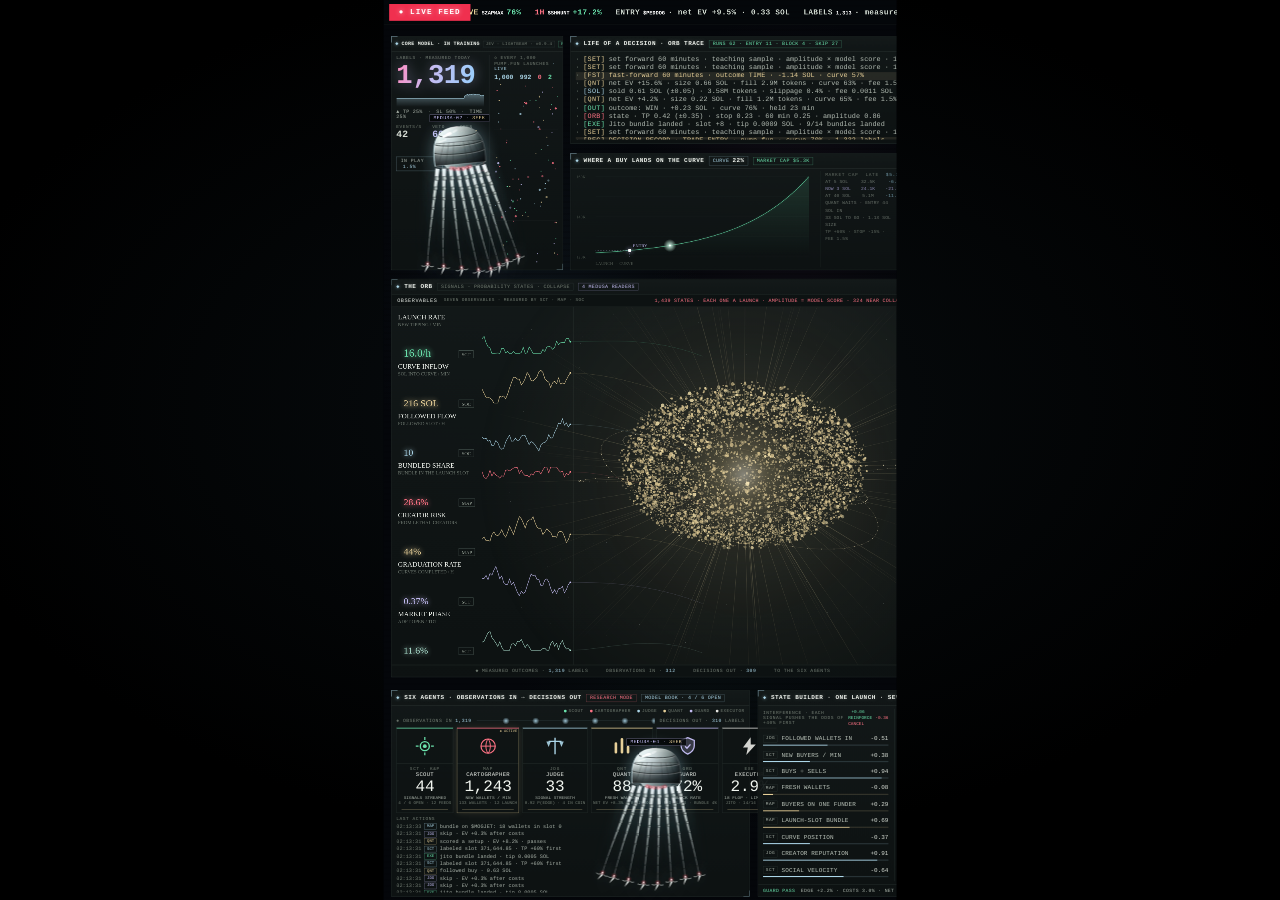
<file: index.html>
<!DOCTYPE html>
<html lang="zh-CN">
<head>
<meta charset="UTF-8">
<meta name="viewport" content="width=device-width,initial-scale=1">
<title>LIVE FEED · MEDUSA QUANT TERMINAL</title>
<link rel="stylesheet" href="assets/css/screen.css">
</head>
<body>

<div id="viewport">
<div id="stage">

  <!-- ================= 顶部 LIVE FEED 跑马灯 ================= -->
  <div id="ticker">
    <span class="tk-live">● LIVE FEED</span>
    <div class="tk-mask"><div class="tk-track" id="tkTrack"></div></div>
  </div>

  <!-- ================= 主栅格 ================= -->
  <main id="dash">

    <!-- ---------- 左上 CORE MODEL ---------- -->
    <section class="pn" id="pnCore" style="grid-area:core">
      <header class="pn-hd"><i>◆</i><b>CORE MODEL · IN TRAINING</b>
        <span class="tag">JEV · LIGHTBEAM · v0.9.4</span>
        <span class="tag g">RESEARCH</span>
      </header>
      <div class="pn-bd core-bd">
        <div class="core-l">
          <div class="micro">LABELS · MEASURED TODAY</div>
          <div class="big-num" id="trainNum">1,318</div>
          <canvas class="wave" id="waveCv"></canvas>
          <div class="core-mix">▲ TP 25% <em>·</em> SL 50% <em>·</em> TIME 25%</div>
          <div class="core-duo">
            <div><small>EVENTS/S</small><b id="cEvents">42</b></div>
            <div><small>VETO</small><b class="pu" id="cVeto">72%</b></div>
            <div><small>OPEN</small><b class="gd" id="cOpen">2 / 6</b></div>
          </div>
          <div class="core-chips">
            <span class="cc a">IN PLAY <b id="cInPlay">1.6%</b></span>
            <span class="cc r">LIMIT <b id="cLimit">15%</b></span>
          </div>
        </div>
        <div class="core-r">
          <div class="micro">◇ EVERY 1,000 PUMP.FUN LAUNCHES <em>· LIVE</em></div>
          <div class="scat-nums"><b>1,000</b><b>992</b><b class="rd">0</b><b class="gn">2</b></div>
          <canvas id="scatCv"></canvas>
        </div>
      </div>
    </section>

    <!-- ---------- 中上 LIFE OF A DECISION ---------- -->
    <section class="pn" id="pnLife" style="grid-area:life">
      <header class="pn-hd"><i>◆</i><b>LIFE OF A DECISION · ORB TRACE</b>
        <span class="tag g" id="lifeHead">RUNS 49 · ENTRY 10 · BLOCK 4 · SKIP 27</span>
      </header>
      <div class="pn-bd"><div class="life-log" id="lifeLog"></div></div>
    </section>

    <!-- ---------- 右上 ENTANGLEMENT MAP ---------- -->
    <section class="pn" id="pnEnt" style="grid-area:ent">
      <header class="pn-hd"><i>◆</i><b>ENTANGLEMENT MAP</b>
        <span class="tag" id="entStats">12 LAUNCHES · 133 WALLETS · 12 ENTANGLED</span>
        <span class="tag r">● MAP</span>
      </header>
      <div class="pn-bd ent-bd"><canvas id="entCv"></canvas></div>
      <div class="pn-ft legend">
        <span><i style="background:#fff"></i>LAUNCH</span>
        <span><i style="background:#ff7385"></i>WALLET</span>
        <span><i style="background:#acd6e8"></i>ASSET</span>
        <span><i style="background:#c3bcf2;border-radius:0"></i>ENTANGLE</span>
        <span><i style="background:#e6cf98"></i>CREATOR</span>
      </div>
    </section>

    <!-- ---------- 中 WHERE A BUY LANDS ON THE CURVE ---------- -->
    <section class="pn" id="pnCurve" style="grid-area:curve">
      <header class="pn-hd"><i>◆</i><b>WHERE A BUY LANDS ON THE CURVE</b>
        <span class="tag a">CURVE <b id="curvePct">11%</b></span>
        <span class="tag g" id="curveMc">MARKET CAP $5.2K</span>
      </header>
      <div class="pn-bd curve-bd">
        <canvas id="curveCv"></canvas>
        <div class="curve-tbl" id="curveTbl"></div>
      </div>
    </section>

    <!-- ---------- 中央 THE ORB ---------- -->
    <section class="pn" id="pnOrb" style="grid-area:orb">
      <header class="pn-hd"><i>◆</i><b>THE ORB</b>
        <span class="tag">SIGNALS · PROBABILITY STATES · COLLAPSE</span>
        <span class="tag b" id="orbMed">4 MEDUSA READERS</span>
      </header>
      <div class="orb-sub">
        <b>OBSERVABLES</b>
        <span class="os-micro">SEVEN OBSERVABLES · MEASURED BY SCT · MAP · SOC</span>
        <span class="os-red"><b id="orbStates">1,400 STATES</b> · EACH ONE A LAUNCH · AMPLITUDE = MODEL SCORE · <b id="orbCollapse">300 NEAR COLLAPSE</b></span>
      </div>
      <canvas id="orbCv"></canvas>
      <div class="orb-foot">
        <span>◆ MEASURED OUTCOMES · <b id="orbLabels">1,318</b> LABELS</span>
        <span>OBSERVATIONS IN · <b id="orbObs">312</b></span>
        <span>DECISIONS OUT · <b id="orbOut">309</b></span>
        <span>TO THE SIX AGENTS</span>
      </div>
    </section>

    <!-- ---------- 右侧 DECISION STACK ---------- -->
    <section class="pn" id="pnStack" style="grid-area:stack">
      <header class="pn-hd"><i>◆</i><b>DECISION STACK</b>
        <span class="tag r" id="stackHead">ENTRY 3 · SKIP 42 · BLOCK 9</span>
        <span class="tag g">LIVE</span>
      </header>
      <div class="pn-bd"><div class="stack-list" id="stackList"></div></div>
    </section>

    <!-- ---------- 左下 SIX AGENTS ---------- -->
    <section class="pn" id="pnAgents" style="grid-area:agents">
      <header class="pn-hd"><i>◆</i><b>SIX AGENTS · OBSERVATIONS IN → DECISIONS OUT</b>
        <span class="tag r">RESEARCH MODE</span>
        <span class="tag a" id="bookTag">MODEL BOOK · 2 / 6 OPEN</span>
      </header>
      <div class="pn-bd agents-bd">
        <div class="agents-legend">
          <span><i style="background:#6be3ad"></i>SCOUT</span>
          <span><i style="background:#ff7385"></i>CARTOGRAPHER</span>
          <span><i style="background:#acd6e8"></i>JUDGE</span>
          <span><i style="background:#e6cf98"></i>QUANT</span>
          <span><i style="background:#c3bcf2"></i>GUARD</span>
          <span><i style="background:#e4e4e0"></i>EXECUTOR</span>
        </div>
        <div class="agents-tree">
          <span class="at-l">◈ OBSERVATIONS IN <b id="treeIn">1,318</b></span>
          <span class="at-line"><canvas id="treeCv"></canvas></span>
          <span class="at-r">DECISIONS OUT · <b id="treeOut">309</b> LABELS</span>
        </div>
        <div class="agents-row" id="agentsRow"></div>
        <div class="agents-foot">
          <span class="micro">LAST ACTIONS</span>
          <div class="act-log" id="actLog"></div>
        </div>
      </div>
    </section>

    <!-- ---------- 右下 STATE BUILDER ---------- -->
    <section class="pn" id="pnState" style="grid-area:state">
      <header class="pn-hd"><i>◆</i><b>STATE BUILDER · ONE LAUNCH · SEVEN SIGNALS · THREE OUTCOMES</b>
        <span class="tag g" id="stateMode">LIQUID RUSHER</span>
      </header>
      <div class="pn-bd state-bd">
        <div class="state-l">
          <div class="sb-cap">
            <span class="micro">INTERFERENCE · EACH SIGNAL PUSHES THE ODDS OF +40% FIRST</span>
            <span class="sb-io"><b class="g" id="ioPlus">+0.12 REINFORCE</b><b class="r" id="ioMinus">-0.33 CANCEL</b></span>
          </div>
          <div class="if-rows" id="ifRows"></div>
        </div>
        <div class="state-m">
          <div class="tri-cap"><span>STATE · SUMS TO 1</span><span class="r">P(TP) · <b id="pTp">0.33</b></span></div>
          <canvas id="triCv"></canvas>
          <div class="tri-x"><span>SL</span><span>TIME</span><span>TP</span></div>
        </div>
        <div class="state-r">
          <div class="out-row"><span>TP · +40% FIRST</span><div class="ubar"><i id="mTp"></i></div><b id="mTpV">0.33</b></div>
          <div class="out-row"><span>TIME · WITHIN 60 MIN</span><div class="ubar y"><i id="mTm"></i></div><b id="mTmV">0.39</b></div>
          <div class="out-row"><span>SL · -38% FIRST</span><div class="ubar"><i id="mSl"></i></div><b id="mSlV">0.42</b></div>
          <div class="meas">
            <div class="meas-hd micro">MEASURED · LAST 70</div>
            <div class="meas-row"><span>TP · +60% FIRST</span><b id="qTp">34 · 0.44</b></div>
            <div class="meas-row y"><span>TIME · NEITHER</span><b id="qTm">13 · 0.19</b></div>
            <div class="meas-row"><span>SL · -30% FIRST</span><b id="qSl">23 · 0.33</b></div>
          </div>
          <div class="sb-note micro">AMPLITUDE × MODEL SCORE · 1DG <em>1.3B</em> CANDLES</div>
        </div>
      </div>
      <div class="pn-ft" id="stateFt">
        <span class="g" id="guardTag">GUARD SCAN</span>
        <span id="guardBody">EDGE -0.0% · COSTS 3.0% · NET EV 12.8%</span>
        <span class="skip-chip">SKIP · EV BELOW +3%</span>
      </div>
    </section>

  </main>

  <!-- ================= MEDUSA 层 ================= -->
  <canvas id="medusaLayer"></canvas>
  <div id="medusaChips"></div>

</div>
</div>

<script src="assets/js/app.js"></script>
<script src="assets/js/panels.js"></script>
<script src="assets/js/orb.js"></script>
<script src="assets/js/medusa.js"></script>
</body>
</html>
</file>
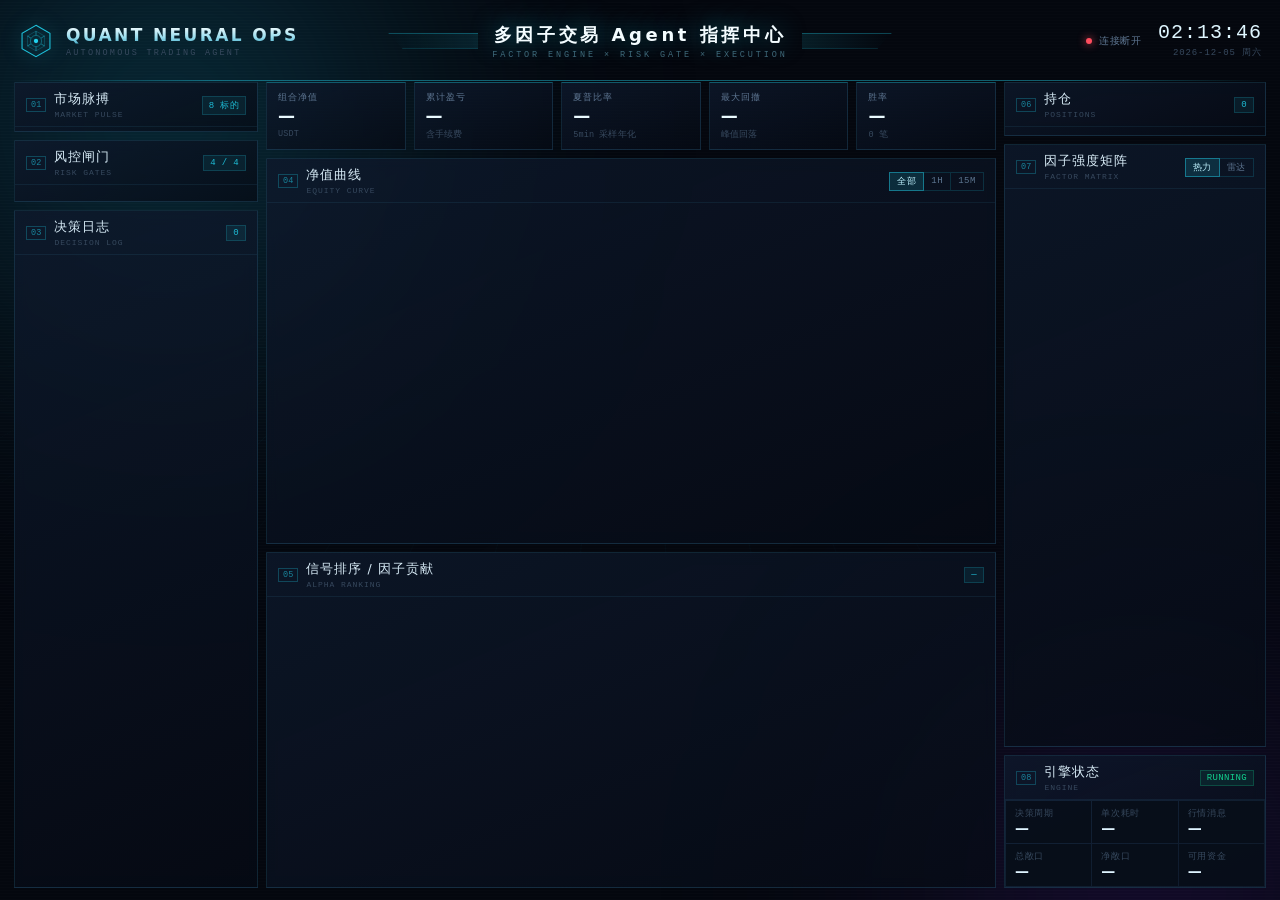
<file: web/index.html>
<!DOCTYPE html>
<html lang="zh-CN">
<head>
<meta charset="UTF-8">
<meta name="viewport" content="width=device-width,initial-scale=1">
<title>QNO · 交易 Agent 指挥中心</title>
<link rel="stylesheet" href="assets/css/app.css">
</head>
<body>

<div id="bgfx"><div class="grid"></div><div class="glow a"></div><div class="glow b"></div><div class="scan"></div></div>

<div id="app">

  <!-- ═══════ 顶栏 ═══════ -->
  <header id="top">
    <div class="brand">
      <svg class="mark" viewBox="0 0 40 40" fill="none">
        <path d="M20 2.5 L35.5 11.5 V28.5 L20 37.5 L4.5 28.5 V11.5 Z" stroke="#22d3ee" stroke-width="1.2" opacity=".9"/>
        <path d="M20 9 L29.5 14.5 V25.5 L20 31 L10.5 25.5 V14.5 Z" stroke="#22d3ee" stroke-width=".6" opacity=".4"/>
        <circle cx="20" cy="20" r="2.4" fill="#22d3ee"/>
        <circle cx="20" cy="20" r="6.2" stroke="#22d3ee" stroke-width=".7" opacity=".55"/>
        <path d="M20 9v4.5M20 26.5V31M10.5 14.5l3.8 2.2M25.7 23.3l3.8 2.2M29.5 14.5l-3.8 2.2M14.3 23.3l-3.8 2.2" stroke="#22d3ee" stroke-width=".7" opacity=".75"/>
      </svg>
      <div>
        <h1>QUANT&nbsp;NEURAL&nbsp;OPS</h1>
        <div class="sub">AUTONOMOUS TRADING AGENT</div>
      </div>
    </div>

    <div class="tcenter">
      <div class="bar l"></div>
      <div class="txt">
        <h2>多因子交易 Agent 指挥中心</h2>
        <div class="en">FACTOR ENGINE × RISK GATE × EXECUTION</div>
      </div>
      <div class="bar r"></div>
    </div>

    <div class="tright">
      <div class="conn" id="connState">
        <i class="led"></i><span id="modeLabel">连接中</span>
      </div>
      <div class="hud-mini">
        <div><span>净值</span><b id="topEquity">—</b></div>
        <div><span>今日</span><b id="topPnl">—</b></div>
      </div>
      <div class="clock"><div class="t" id="clk">--:--:--</div><div class="d" id="clkD">——</div></div>
    </div>
  </header>

  <!-- ═══════ 主体 ═══════ -->
  <main id="grid">

    <!-- ── 左列 ── -->
    <section class="col left">

      <div class="panel" style="--i:0;flex:none">
        <div class="ph"><span class="ix">01</span><div><h3>市场脉搏</h3><div class="en">MARKET PULSE</div></div><div class="sp"></div><span class="tag" id="pulseTag">8 标的</span></div>
        <div class="pb pulse-list" id="pulseList"></div>
      </div>

      <div class="panel" style="--i:1;flex:none">
        <div class="ph"><span class="ix">02</span><div><h3>风控闸门</h3><div class="en">RISK GATES</div></div><div class="sp"></div><span class="tag" id="gateTag">4 / 4</span></div>
        <div class="pb gate-list" id="gateList"></div>
      </div>

      <div class="panel" style="--i:2;flex:1;min-height:0">
        <div class="ph"><span class="ix">03</span><div><h3>决策日志</h3><div class="en">DECISION LOG</div></div><div class="sp"></div><span class="tag" id="logCount">0</span></div>
        <div class="pb" style="padding:6px 0 0"><div class="log-list" id="logList"></div></div>
      </div>

    </section>

    <!-- ── 中列 ── -->
    <section class="col mid">

      <div class="kpi-row">
        <div class="kpi" style="--i:0"><div class="k">组合净值</div><div class="v" id="kEquity">—</div><div class="s" id="kEquityS">USDT</div></div>
        <div class="kpi" style="--i:1"><div class="k">累计盈亏</div><div class="v" id="kPnl">—</div><div class="s" id="kPnlS">含手续费</div></div>
        <div class="kpi" style="--i:2"><div class="k">夏普比率</div><div class="v" id="kSharpe">—</div><div class="s">5min 采样年化</div></div>
        <div class="kpi" style="--i:3"><div class="k">最大回撤</div><div class="v" id="kMdd">—</div><div class="s">峰值回落</div></div>
        <div class="kpi" style="--i:4"><div class="k">胜率</div><div class="v" id="kWin">—</div><div class="s" id="kWinS">0 笔</div></div>
      </div>

      <div class="panel chart-panel" style="--i:0;flex:1.15">
        <div class="ph"><span class="ix">04</span><div><h3>净值曲线</h3><div class="en">EQUITY CURVE</div></div><div class="sp"></div>
          <div class="seg" id="eqSeg"><button class="on" data-r="all">全部</button><button data-r="1h">1H</button><button data-r="15m">15M</button></div>
        </div>
        <div class="pb"><div id="eqChart" class="echart"></div></div>
      </div>

      <div class="panel chart-panel" style="--i:1;flex:1">
        <div class="ph"><span class="ix">05</span><div><h3>信号排序 / 因子贡献</h3><div class="en">ALPHA RANKING</div></div><div class="sp"></div><span class="tag" id="sigTag">—</span></div>
        <div class="pb sig-wrap">
          <div id="alphaChart" class="echart"></div>
          <div class="factor-detail" id="factorDetail">
            <div class="fd-empty">点击左侧标的查看因子明细</div>
          </div>
        </div>
      </div>

    </section>

    <!-- ── 右列 ── -->
    <section class="col right">

      <div class="panel" style="--i:0;flex:none">
        <div class="ph"><span class="ix">06</span><div><h3>持仓</h3><div class="en">POSITIONS</div></div><div class="sp"></div><span class="tag" id="posTag">0</span></div>
        <div class="pb pos-list" id="posList"></div>
      </div>

      <div class="panel chart-panel" style="--i:1;flex:1;min-height:0">
        <div class="ph"><span class="ix">07</span><div><h3>因子强度矩阵</h3><div class="en">FACTOR MATRIX</div></div><div class="sp"></div>
          <div class="seg" id="fxSeg"><button class="on" data-m="heat">热力</button><button data-m="radar">雷达</button></div>
        </div>
        <div class="pb"><div id="factorChart" class="echart"></div></div>
      </div>

      <div class="panel" style="--i:2;flex:none">
        <div class="ph"><span class="ix">08</span><div><h3>引擎状态</h3><div class="en">ENGINE</div></div><div class="sp"></div><span class="tag green" id="engTag">RUNNING</span></div>
        <div class="pb eng-grid">
          <div><span>决策周期</span><b id="eCycle">—</b></div>
          <div><span>单次耗时</span><b id="eMs">—</b></div>
          <div><span>行情消息</span><b id="eMsg">—</b></div>
          <div><span>总敞口</span><b id="eGross">—</b></div>
          <div><span>净敞口</span><b id="eNet">—</b></div>
          <div><span>可用资金</span><b id="eCash">—</b></div>
        </div>
      </div>

    </section>
  </main>
</div>

<script src="assets/vendor/echarts.min.js"></script>
<script src="assets/js/format.js"></script>
<script src="assets/js/charts.js"></script>
<script src="assets/js/app.js"></script>
</body>
</html>
</file>
<file: assets/css/screen.css>
﻿/* ============================================================
   MEDUSA QUANT TERMINAL — 1:1 复刻（设计画布 1866 × 2246）
   版面坐标来自视频逐帧测绘
   ============================================================ */
:root{
  --bg:#04060a;
  --pn:rgba(9,12,12,.62);
  --line:rgba(150,175,165,.16);
  --line2:rgba(150,175,165,.30);
  --txt:#d7ddd5;
  --dim:#a9b2a9;
  --faint:#727c72;
  --cy:#acd6e8;
  --pu:#c3bcf2;
  --mint:#ace0cf;
  --gold:#e6cf98;
  --rose:#ff7385;
  --grn:#6be3ad;
  --mono:'Consolas','JetBrains Mono','Courier New',monospace;
}
*{margin:0;padding:0;box-sizing:border-box}
html,body{height:100%;overflow:hidden;background:#000}
body{
  font-family:var(--mono);font-size:13px;font-weight:500;color:var(--txt);
  -webkit-font-smoothing:antialiased;text-rendering:geometricPrecision;
}
#viewport{position:fixed;inset:0;display:flex;align-items:center;justify-content:center;
  background:radial-gradient(ellipse 80% 70% at 50% 45%,#080d10 0%,#000 70%)}
#stage{position:relative;width:1866px;height:2246px;transform-origin:center center;
  background:
    radial-gradient(ellipse 46% 34% at 30% 36%,rgba(28,46,56,.30),transparent 70%),
    radial-gradient(ellipse 40% 30% at 78% 22%,rgba(44,26,44,.26),transparent 70%),
    radial-gradient(ellipse 50% 30% at 62% 72%,rgba(18,40,34,.22),transparent 72%),
    #04060a;
  overflow:hidden}

/* 背景网格 + 扫描线 */
#stage::before{content:'';position:absolute;inset:0;pointer-events:none;z-index:0;
  background-image:
    linear-gradient(rgba(140,170,160,.030) 1px,transparent 1px),
    linear-gradient(90deg,rgba(140,170,160,.030) 1px,transparent 1px);
  background-size:64px 64px}
#stage::after{content:'';position:absolute;inset:0;pointer-events:none;z-index:1;
  background:repeating-linear-gradient(0deg,rgba(0,0,0,.28) 0 1px,transparent 1px 3px);
  opacity:.5}

/* ================= 跑马灯 ================= */
#ticker{position:absolute;left:0;top:0;width:1866px;height:62px;z-index:6;
  display:flex;align-items:center;overflow:hidden;
  border-bottom:1px solid var(--line);background:rgba(5,8,10,.72)}
.tk-live{flex:none;height:42px;display:flex;align-items:center;gap:10px;padding:0 24px;
  background:#f0304f;color:#fff;font-size:19px;letter-spacing:.14em;
  font-weight:700;text-shadow:0 0 14px rgba(255,255,255,.65);margin-left:14px}
.tk-mask{flex:1;overflow:hidden;height:62px;position:relative}
.tk-track{position:absolute;left:0;top:0;height:62px;display:flex;align-items:center;
  gap:34px;white-space:nowrap;padding-left:34px;will-change:transform}
.tk-track i{font-style:normal;color:#cdd6cd;letter-spacing:.04em;font-size:19px;font-weight:600}
.tk-track b{font-weight:700;color:#ffffff}
.tk-track .up{color:var(--grn)} .tk-track .dn{color:var(--rose)}
.tk-track .gd{color:var(--gold)} .tk-track .pu{color:var(--pu)}

/* ================= 面板 ================= */
#dash{position:absolute;inset:0;z-index:4}
.pn{position:absolute;display:flex;flex-direction:column;min-height:0;
  background:linear-gradient(180deg,rgba(19,25,25,.94),rgba(13,18,18,.96));
  border:1px solid var(--line);box-shadow:0 0 0 1px rgba(0,0,0,.6) inset}
/* 科技感切角 */
.pn::before,.pn::after{content:'';position:absolute;width:14px;height:14px;pointer-events:none}
.pn::before{left:-1px;top:-1px;border-left:2px solid rgba(172,214,232,.5);border-top:2px solid rgba(172,214,232,.5)}
.pn::after{right:-1px;bottom:-1px;border-right:2px solid rgba(172,214,232,.32);border-bottom:2px solid rgba(172,214,232,.32)}

.pn-hd{flex:none;height:38px;display:flex;align-items:center;gap:12px;padding:0 12px;
  border-bottom:1px solid var(--line);white-space:nowrap;overflow:hidden;
  background:linear-gradient(180deg,rgba(20,26,26,.55),rgba(10,14,14,.2))}
.pn-hd i{font-style:normal;color:var(--cy);font-size:13px;text-shadow:0 0 8px rgba(172,214,232,.8)}
.pn-hd b{font-weight:700;font-size:15px;letter-spacing:.07em;color:#eef2ec;
  text-shadow:0 0 10px rgba(230,240,235,.25)}
.pn-hd .tag{flex:none;font-size:12.5px;letter-spacing:.06em;padding:2px 8px;
  border:1px solid var(--line);color:var(--faint);font-weight:400}
.pn-hd .tag.a{color:var(--cy);border-color:rgba(172,214,232,.34)}
.pn-hd .tag.r{color:var(--rose);border-color:rgba(255,115,133,.38)}
.pn-hd .tag.g{color:var(--grn);border-color:rgba(107,227,173,.38)}
.pn-hd .tag.b{color:var(--pu);border-color:rgba(195,188,242,.38)}
.pn-bd{flex:1;min-height:0;position:relative;padding:10px 12px}
.pn-ft{flex:none;height:30px;display:flex;align-items:center;gap:14px;padding:0 12px;
  border-top:1px solid var(--line);font-size:12px;color:var(--dim);letter-spacing:.07em}
.pn-ft .g{color:var(--grn)}
.micro{font-size:11.5px;letter-spacing:.10em;color:var(--faint);text-transform:uppercase}
.micro em{font-style:normal;color:var(--cy)}

/* 面板定位（来自视频测绘） */
#pnCore  {left:19px;  top:90px;  width:429px;  height:584px}
#pnCore .pn-hd b{font-size:12.5px;letter-spacing:.05em}
#pnCore .pn-hd .tag{font-size:10.5px;padding:1px 6px}
#pnCore .pn-hd{gap:8px;padding:0 9px}
#pnLife  {left:466px; top:90px;  width:840px;  height:269px}
#pnEnt   {left:1325px;top:90px;  width:522px;  height:561px}
#pnCurve {left:466px; top:382px; width:840px;  height:292px}
#pnOrb   {left:19px;  top:696px; width:1306px; height:994px}
#pnStack {left:1343px;top:696px; width:504px;  height:994px}
#pnAgents{left:19px;  top:1722px;width:895px;  height:516px}
#pnState {left:934px; top:1722px;width:913px;  height:516px}

/* ================= CORE MODEL ================= */
.core-bd{display:flex;gap:12px;padding:8px 12px}
.core-l{flex:1;min-width:0;display:flex;flex-direction:column}
.core-r{flex:none;width:172px;display:flex;flex-direction:column;gap:6px;
  border-left:1px solid var(--line);padding-left:12px}
.core-r canvas{flex:1;min-height:0;width:100%;display:block}
.big-num{font-size:68px;line-height:1.02;font-weight:700;letter-spacing:-.02em;margin-top:4px;
  background:linear-gradient(105deg,#ff8fc4 0%,#c3bcf2 42%,#8fd3ff 100%);
  -webkit-background-clip:text;background-clip:text;color:transparent;
  filter:drop-shadow(0 0 16px rgba(195,188,242,.45))}
.wave{width:100%;height:42px;display:block;margin:2px 0 4px}
.core-mix{font-size:12.5px;color:var(--dim);letter-spacing:.05em}
.core-mix em{font-style:normal;color:var(--faint);margin:0 5px}
.core-duo{display:flex;gap:26px;margin-top:12px}
.core-duo small{display:block;font-size:11px;color:var(--faint);letter-spacing:.12em}
.core-duo b{font-size:24px;font-weight:600;color:var(--txt)}
.core-duo b.pu{color:var(--pu)} .core-duo b.gd{color:var(--gold)}
.core-chips{display:flex;gap:10px;margin-top:14px}
.cc{font-size:12px;letter-spacing:.09em;padding:3px 10px;border:1px solid var(--line);color:var(--dim)}
.cc b{color:var(--txt);font-weight:400;margin-left:5px}
.cc.a{border-color:rgba(172,214,232,.4)} .cc.a b{color:var(--cy)}
.cc.r{border-color:rgba(255,115,133,.4)} .cc.r b{color:var(--gold)}
.scat-nums{display:flex;gap:16px}
.scat-nums b{font-size:16px;font-weight:600;color:var(--cy)}
.scat-nums b.rd{color:var(--rose)} .scat-nums b.gn{color:var(--grn)}

/* ================= LIFE OF A DECISION ================= */
.life-log{height:100%;overflow:hidden;font-size:17px;line-height:20.3px;letter-spacing:.005em}
.life-log .row{display:flex;gap:9px;white-space:nowrap;overflow:hidden;
  animation:lifeIn .34s cubic-bezier(.2,.9,.3,1)}
@keyframes lifeIn{from{opacity:0;transform:translateY(-8px)}to{opacity:1;transform:none}}
.life-log .dot{flex:none;color:var(--faint)}
.life-log .k{flex:none;min-width:52px;letter-spacing:.04em}
.life-log .tx{flex:1;overflow:hidden;color:#b3bcb3}
.life-log .row.hl{background:rgba(230,207,152,.10)}
.life-log .row.hl .tx{color:var(--gold)}
.life-log .c-cy{color:var(--cy)} .life-log .c-pu{color:var(--pu)}
.life-log .c-gd{color:var(--gold)} .life-log .c-rd{color:var(--rose)}
.life-log .c-gn{color:var(--grn)} .life-log .c-mt{color:var(--mint)}

/* ================= ENTANGLEMENT MAP ================= */
.ent-bd{padding:4px}
.ent-bd canvas{width:100%;height:100%;display:block}
.pn-ft.legend{justify-content:flex-end;gap:18px;font-size:11.5px}
.pn-ft.legend i{display:inline-block;width:7px;height:7px;border-radius:50%;margin-right:6px;vertical-align:0}

/* ================= CURVE ================= */
.curve-bd{display:flex;gap:10px;padding:6px 10px}
#curveCv{flex:1;min-width:0;height:100%;display:block}
.curve-tbl{flex:none;width:206px;font-size:11.5px;letter-spacing:.02em;
  display:flex;flex-direction:column;gap:0;border-left:1px solid var(--line);padding-left:12px;
  opacity:.80}
.curve-tbl .tr{display:flex;justify-content:space-between;gap:8px;line-height:18px;color:#7c857c}
.curve-tbl .tr b{font-weight:400;color:#8ab9cc}
.curve-tbl .tr.dim{color:var(--faint)}
.curve-tbl .tr.hd{color:var(--faint);font-size:11.5px;letter-spacing:.12em;line-height:18px}
.curve-tbl .tr.now{color:#a9a2d4}
.curve-tbl .tr.now b{color:#a9a2d4}
.curve-tbl .tr.gd b{color:#c9b887}

/* ================= THE ORB ================= */
#pnOrb{overflow:hidden}
.orb-sub{flex:none;height:30px;display:flex;align-items:center;gap:16px;padding:0 14px;
  font-size:13px;letter-spacing:.10em;border-bottom:1px solid var(--line);
  background:rgba(10,14,14,.55);z-index:2}
.orb-sub b{font-weight:400;color:#e8ece6}
.os-micro{font-size:11px;color:var(--faint);letter-spacing:.08em}
.os-red{margin-left:auto;color:var(--rose);font-size:12.5px;letter-spacing:.05em}
.os-red b{font-weight:400;color:var(--rose)}
#orbCv{flex:1;min-height:0;width:100%;display:block}
.orb-foot{flex:none;height:30px;display:flex;align-items:center;justify-content:center;gap:44px;
  font-size:12px;letter-spacing:.09em;color:var(--faint);border-top:1px solid var(--line)}
.orb-foot b{color:var(--cy);font-weight:400}

/* ================= DECISION STACK ================= */
.pn-bd .stack-list{height:100%;overflow:hidden;display:flex;flex-direction:column;gap:9px}
.stk{flex:none;border:1px solid var(--line);border-left:3px solid var(--line);padding:9px 11px;
  position:relative;animation:stkIn .36s cubic-bezier(.2,.9,.3,1);background:rgba(10,14,14,.55)}
@keyframes stkIn{from{opacity:0;transform:translateY(-14px)}to{opacity:1;transform:none}}
.stk .l1{display:flex;align-items:center;gap:9px;font-size:14px}
.stk .kk{flex:none;font-size:11.5px;letter-spacing:.07em;padding:2px 7px;border:1px solid var(--line);color:var(--dim)}
.stk .nm{flex:1;text-align:right;color:#f2f6f0;font-size:17px;letter-spacing:.02em}
.stk .conf{flex:none;font-size:15px;padding:2px 8px;border:1px solid rgba(255,115,133,.5);color:var(--rose)}
.stk .l2{display:flex;justify-content:space-between;font-size:12.5px;color:var(--dim);margin-top:5px;letter-spacing:.04em}
.stk .bar{height:3px;background:rgba(255,255,255,.08);margin-top:7px}
.stk .bar i{display:block;height:100%;background:var(--rose);transition:width .5s}
.stk.k-skip{border-left-color:var(--cy)}
.stk.k-skip .kk{color:var(--cy);border-color:rgba(172,214,232,.4)}
.stk.k-skip .conf{border-color:rgba(172,214,232,.45);color:var(--cy)}
.stk.k-skip .bar i{background:var(--cy)}
.stk.k-block{border-left-color:var(--rose);background:rgba(80,10,26,.30)}
.stk.k-block .l1 .conf{border-color:rgba(255,115,133,.6)}
.stk.k-trade{border-left-color:var(--grn);background:rgba(10,60,45,.28)}
.stk.k-trade .kk{color:var(--grn);border-color:rgba(107,227,173,.5)}
.stk.k-trade .conf{border-color:rgba(107,227,173,.6);color:var(--grn)}
.stk.k-trade .bar i{background:var(--grn)}
.stk.k-fair{border-left-color:var(--pu)}
.stk.k-fair .bar i{background:var(--pu)}
.stk.k-fair .conf{border-color:rgba(195,188,242,.5);color:var(--pu)}

/* ================= SIX AGENTS ================= */
.agents-bd{display:flex;flex-direction:column;gap:9px;padding:9px 12px;flex:1;min-height:0}
.agents-legend{flex:none;display:flex;justify-content:flex-end;gap:16px;font-size:11px;
  color:var(--faint);letter-spacing:.08em}
.agents-legend i{display:inline-block;width:7px;height:7px;border-radius:50%;margin-right:5px}
.agents-tree{flex:none;display:flex;align-items:center;gap:12px;font-size:12px;color:var(--faint);letter-spacing:.08em}
.agents-tree b{color:var(--cy);font-weight:400}
.at-line{flex:1;height:16px;position:relative}
.at-line canvas{width:100%;height:100%;display:block}
.agents-row{flex:none;display:flex;gap:9px}
.agent{flex:1;border:1px solid var(--line);padding:0 0 8px;text-align:center;position:relative;
  background:rgba(14,19,19,.6)}
.agent .ic{height:88px;display:flex;align-items:center;justify-content:center;
  border-bottom:1px solid var(--line);margin-bottom:8px;position:relative}
.agent .ic svg{width:52px;height:52px}
.agent .role{font-size:11px;letter-spacing:.16em;color:var(--faint)}
.agent .nm{font-size:14px;letter-spacing:.05em;color:#eef2ec}
.agent .n{font-size:40px;color:#f2f6f0;line-height:1.12;letter-spacing:-.01em}
.agent .sub{font-size:11px;color:var(--dim);white-space:nowrap;overflow:hidden;padding:0 4px}
.agent .sub2{font-size:10.5px;color:var(--faint);white-space:nowrap;overflow:hidden;padding:0 4px}
.agent .ul{height:1px;background:var(--gold);opacity:.6;margin:8px 12px 0}
.agent.hot{border-color:rgba(230,207,152,.55);box-shadow:0 0 18px rgba(230,207,152,.14)}
.agent.hot .ic::after{content:'◈ ACTIVE';position:absolute;top:2px;right:4px;font-size:9px;color:var(--gold)}
.agents-foot{flex:1;min-height:0;display:flex;flex-direction:column;gap:3px;overflow:hidden}
.act-log{flex:1;overflow:hidden;font-size:13px;line-height:18.5px;color:var(--dim)}
.act-log .row{display:flex;gap:8px;align-items:center;animation:lifeIn .3s ease}
.act-log .t{color:var(--faint);flex:none}
.act-log .badge{flex:none;font-size:10px;line-height:14px;padding:0 5px;border:1px solid}
.act-log .b-sct{color:var(--cy);border-color:rgba(172,214,232,.5)}
.act-log .b-exe{color:var(--grn);border-color:rgba(107,227,173,.5)}
.act-log .b-jdg{color:var(--pu);border-color:rgba(195,188,242,.5)}
.act-log .b-qnt{color:var(--gold);border-color:rgba(230,207,152,.5)}
.act-log .b-grd{color:var(--rose);border-color:rgba(255,115,133,.5)}

/* ================= STATE BUILDER ================= */
.state-bd{display:flex;gap:14px;padding:8px 12px;flex:1;min-height:0}
.state-l{flex:1.12;min-width:0;display:flex;flex-direction:column}
.sb-cap{display:flex;align-items:center;justify-content:space-between;gap:10px}
.sb-io b{font-size:11px;font-weight:400;margin-left:8px}
.sb-io .g{color:var(--grn)} .sb-io .r{color:var(--rose)}
.if-rows{margin-top:10px;display:flex;flex-direction:column;justify-content:space-evenly;flex:1;min-height:0}
.if-row{padding:4px 0}
.if-row .r1{display:flex;align-items:center;gap:9px}
.if-row .kk{flex:none;font-size:11px;letter-spacing:.10em;padding:0 6px;line-height:17px;
  border:1px solid var(--line);color:var(--dim)}
.if-row .r1 span.lb{flex:1;font-size:15px;color:#b9c2b8;letter-spacing:.02em}
.if-row .r1 b{flex:none;font-size:15px;color:var(--txt);font-weight:400}
.if-row .rb{height:3px;background:rgba(172,214,232,.16);margin-top:5px;position:relative;overflow:hidden}
.if-row .rb i{position:absolute;left:0;top:0;height:3px;background:var(--cy);transition:width .7s ease}
.if-row .rb.g{background:rgba(230,207,152,.16)} .if-row .rb.g i{background:var(--gold)}
.state-m{flex:.86;display:flex;flex-direction:column;border-left:1px solid var(--line);
  border-right:1px solid var(--line);padding:0 12px}
.tri-cap{flex:none;display:flex;justify-content:space-between;font-size:11.5px;color:var(--dim);
  letter-spacing:.07em;padding:2px 0}
.tri-cap .r{color:var(--rose)} .tri-cap b{font-weight:400;color:var(--txt)}
.state-m canvas{flex:1;min-height:0;width:100%;display:block}
.tri-x{flex:none;display:flex;justify-content:space-between;font-size:11px;color:var(--faint);letter-spacing:.12em}
.state-r{flex:1;min-width:0;display:flex;flex-direction:column;justify-content:space-evenly}
.out-row{display:flex;align-items:center;gap:10px;font-size:12.5px;color:var(--dim);letter-spacing:.03em;margin-top:11px}
.out-row span{flex:none;width:158px}
.out-row .ubar{flex:1;height:2px;background:rgba(255,115,133,.20);position:relative;overflow:hidden}
.out-row .ubar i{position:absolute;left:0;top:0;height:2px;background:var(--rose);transition:width .7s ease}
.out-row .ubar.y{background:rgba(230,207,152,.20)} .out-row .ubar.y i{background:var(--gold)}
.out-row b{flex:none;width:40px;text-align:right;color:var(--txt);font-weight:400}
.meas{margin-top:14px;border-top:1px solid var(--line);padding-top:6px}
.meas-hd{color:var(--faint);letter-spacing:.12em}
.meas-row{display:flex;justify-content:space-between;gap:10px;font-size:12.5px;color:var(--dim);line-height:19px}
.meas-row b{font-weight:400;color:var(--cy)}
.meas-row.y b{color:var(--gold)}
.sb-note{margin-top:10px}
.skip-chip{border:1px solid rgba(255,115,133,.45);padding:2px 10px;color:var(--rose);margin-left:auto}

/* ================= MEDUSA ================= */
#medusaLayer{position:absolute;left:0;top:0;width:1866px;height:2246px;z-index:8;
  pointer-events:none}
#medusaChips{position:absolute;inset:0;z-index:9;pointer-events:none}
.mchip{position:absolute;left:0;top:0;white-space:nowrap;font-size:11.5px;letter-spacing:.10em;
  padding:2px 9px;background:rgba(4,6,8,.86);border:1px solid rgba(195,188,242,.45);
  color:var(--pu);transform:translate(-50%,-50%);will-change:transform;opacity:.95}
.mchip .st{color:var(--gold)}
.mchip.carry{border-color:rgba(107,227,173,.55)}
.mchip.carry .st{color:var(--grn)}
.mchip.grab{border-color:rgba(230,207,152,.6)}
.mchip.read{border-color:rgba(172,214,232,.6)}
.mchip.read .st{color:var(--cy)}
.pn.flash{border-color:rgba(230,207,152,.55);
  box-shadow:0 0 30px rgba(230,207,152,.10) inset,0 0 18px rgba(230,207,152,.10)}
.pn{transition:border-color .45s,box-shadow .45s}
</file>
<file: web/assets/css/app.css>
/* ============================================================
   QNO — 交易 Agent 指挥中心
   设计令牌 · 布局骨架 · 组件样式
   红涨绿跌（A股/中文习惯），深色指挥中心风格
   ============================================================ */

:root {
  --bg-0: #04070e;
  --bg-1: #070c17;
  --panel: linear-gradient(157deg, rgba(14, 25, 44, .82), rgba(6, 11, 21, .76));
  --line: rgba(86, 206, 255, .13);
  --line-2: rgba(86, 206, 255, .26);

  --t0: #eaf7ff;
  --t1: #a5c1d8;
  --t2: #5d7590;
  --t3: #37495e;

  --cy: #22d3ee;
  --cy-d: #0e7490;
  --vi: #8b5cf6;
  --mi: #2dd4bf;
  --up: #ff4d5e;          /* 涨 / 多 */
  --down: #12d18e;        /* 跌 / 空 */
  --am: #fbbf24;

  --mono: "JetBrains Mono", "SF Mono", Consolas, "Courier New", monospace;
  --sans: "Inter", "HarmonyOS Sans SC", "PingFang SC", "Microsoft YaHei", system-ui, sans-serif;
  --num: "DIN Alternate", "Rajdhani", "Oswald", var(--sans);
}

* { box-sizing: border-box; margin: 0; padding: 0; }
html, body { height: 100%; overflow: hidden; }
body {
  background: var(--bg-0); color: var(--t0);
  font-family: var(--sans); font-size: 13px;
  -webkit-font-smoothing: antialiased; letter-spacing: .01em;
  user-select: none;
}
::-webkit-scrollbar { width: 3px; height: 3px; }
::-webkit-scrollbar-thumb { background: rgba(34, 211, 238, .28); }
::-webkit-scrollbar-track { background: transparent; }

/* ══════════ 背景 ══════════ */
#bgfx { position: fixed; inset: 0; z-index: 0; pointer-events: none; }
#bgfx .grid {
  position: absolute; inset: -60%;
  background-image:
    linear-gradient(rgba(34, 211, 238, .05) 1px, transparent 1px),
    linear-gradient(90deg, rgba(34, 211, 238, .05) 1px, transparent 1px);
  background-size: 68px 68px;
  transform: perspective(760px) rotateX(62deg) translateY(-6%);
  mask-image: radial-gradient(ellipse 62% 46% at 50% 44%, #000, transparent 76%);
  -webkit-mask-image: radial-gradient(ellipse 62% 46% at 50% 44%, #000, transparent 76%);
  animation: drift 30s linear infinite;
}
@keyframes drift { to { background-position: 0 68px, 68px 0; } }
#bgfx .glow { position: absolute; border-radius: 50%; filter: blur(130px); }
#bgfx .glow.a { width: 54vw; height: 54vw; left: -14vw; top: -18vw; background: radial-gradient(circle, rgba(14, 116, 144, .5), transparent 66%); }
#bgfx .glow.b { width: 46vw; height: 46vw; right: -12vw; bottom: -22vw; background: radial-gradient(circle, rgba(76, 29, 149, .42), transparent 66%); }
#bgfx .scan {
  position: absolute; inset: 0;
  background: repeating-linear-gradient(0deg, rgba(255, 255, 255, .018) 0 1px, transparent 1px 3px);
  opacity: .5; mix-blend-mode: overlay;
}

/* ══════════ 骨架 ══════════ */
#app {
  position: relative; z-index: 1; height: 100vh;
  display: grid; grid-template-rows: 66px 1fr;
  gap: 8px; padding: 8px 14px 12px;
}

/* ── 顶栏 ── */
#top {
  display: grid; grid-template-columns: 1fr auto 1fr; align-items: center;
  padding: 0 4px; position: relative;
}
#top::after {
  content: ""; position: absolute; left: 0; right: 0; bottom: -7px; height: 1px;
  background: linear-gradient(90deg, transparent, rgba(34, 211, 238, .42) 16%, rgba(34, 211, 238, .42) 84%, transparent);
}
.brand { display: flex; align-items: center; gap: 12px; }
.brand .mark { width: 36px; height: 36px; filter: drop-shadow(0 0 9px rgba(34, 211, 238, .55)); flex: none; }
.brand h1 {
  font-size: 19px; font-weight: 600; letter-spacing: .14em; white-space: nowrap;
  background: linear-gradient(180deg, #fff, #96dcee 62%, #3fa8c4);
  -webkit-background-clip: text; background-clip: text; color: transparent;
}
.brand .sub {
  font-family: var(--mono); font-size: 8.5px; color: var(--t3);
  letter-spacing: .26em; margin-top: 3px;
}

.tcenter { display: flex; align-items: center; gap: 14px; }
.tcenter .bar { width: 90px; height: 16px; position: relative;
  border-top: 1px solid rgba(34, 211, 238, .3); border-bottom: 1px solid rgba(34, 211, 238, .14); }
.tcenter .bar.l { background: linear-gradient(90deg, transparent, rgba(34, 211, 238, .11)); clip-path: polygon(0 0, 100% 0, 100% 100%, 16% 100%); }
.tcenter .bar.r { background: linear-gradient(270deg, transparent, rgba(34, 211, 238, .11)); clip-path: polygon(0 0, 100% 0, 84% 100%, 0 100%); }
.tcenter .txt { text-align: center; }
.tcenter h2 { font-size: 21px; font-weight: 600; letter-spacing: .28em; color: #f3fcff; text-shadow: 0 0 24px rgba(34, 211, 238, .5); white-space: nowrap; }
.tcenter .en { font-family: var(--mono); font-size: 8.5px; color: rgba(120, 200, 225, .5); letter-spacing: .34em; margin-top: 3px; }

.tright { display: flex; align-items: center; justify-content: flex-end; gap: 16px; }
.conn { display: flex; align-items: center; gap: 7px; font-family: var(--mono); font-size: 10px; color: var(--t2); letter-spacing: .08em; }
.led { width: 6px; height: 6px; border-radius: 50%; background: var(--mi); box-shadow: 0 0 9px var(--mi); animation: blink 2.2s infinite; }
.led.warn { background: var(--am); box-shadow: 0 0 9px var(--am); }
.led.off { background: var(--up); box-shadow: 0 0 9px var(--up); animation: none; }
@keyframes blink { 0%, 100% { opacity: 1 } 50% { opacity: .3 } }

.hud-mini { display: flex; gap: 18px; font-family: var(--mono); }
.hud-mini div { text-align: right; }
.hud-mini span { display: block; font-size: 8.5px; color: var(--t3); letter-spacing: .16em; }
.hud-mini b { font-family: var(--num); font-size: 15px; font-weight: 600; color: #dff4ff; }
.hud-mini b.up { color: var(--up); }
.hud-mini b.down { color: var(--down); }
.clock { text-align: right; font-family: var(--mono); }
.clock .t { font-size: 20px; color: #dff6ff; letter-spacing: .05em; line-height: 1; }
.clock .d { font-size: 9px; color: var(--t3); letter-spacing: .1em; margin-top: 3px; }

/* ── 主网格 ── */
#grid {
  display: grid; grid-template-columns: 306px minmax(0, 1fr) 322px;
  gap: 8px; min-height: 0;
}
.col { display: flex; flex-direction: column; gap: 8px; min-height: 0; min-width: 0; }

/* ══════════ 面板 ══════════ */
.panel {
  position: relative; background: var(--panel);
  border: 1px solid var(--line); backdrop-filter: blur(7px);
  display: flex; flex-direction: column; min-height: 0; overflow: hidden;
  animation: pin .7s cubic-bezier(.22, .9, .28, 1) both;
  animation-delay: calc(var(--i, 0) * 70ms);
}
@keyframes pin { from { opacity: 0; transform: translateY(12px); filter: blur(3px) } to { opacity: 1; transform: none; filter: none } }
.panel::before, .panel::after {
  content: ""; position: absolute; width: 11px; height: 11px; pointer-events: none;
  border-color: rgba(34, 211, 238, .7);
}
.panel::before { top: -1px; left: -1px; border-top: 1.5px solid; border-left: 1.5px solid; }
.panel::after { bottom: -1px; right: -1px; border-bottom: 1.5px solid; border-right: 1.5px solid; }

.ph { display: flex; align-items: center; gap: 8px; padding: 8px 11px 7px; border-bottom: 1px solid rgba(86, 206, 255, .08); flex: none; }
.ph .ix { font-family: var(--mono); font-size: 8.5px; color: rgba(34, 211, 238, .58); border: 1px solid rgba(34, 211, 238, .26); padding: 1px 4px; line-height: 1.2; }
.ph h3 { font-size: 12.5px; font-weight: 500; color: #d8ecf7; letter-spacing: .08em; white-space: nowrap; }
.ph .en { font-family: var(--mono); font-size: 8px; color: var(--t3); letter-spacing: .12em; margin-top: 2px; }
.ph .sp { flex: 1; }
.tag {
  font-family: var(--mono); font-size: 9px; letter-spacing: .04em; white-space: nowrap;
  color: rgba(34, 211, 238, .85); background: rgba(34, 211, 238, .08);
  border: 1px solid rgba(34, 211, 238, .18); padding: 2px 6px;
}
.tag.red { color: var(--up); background: rgba(255, 77, 94, .09); border-color: rgba(255, 77, 94, .24); }
.tag.green { color: var(--down); background: rgba(18, 209, 142, .09); border-color: rgba(18, 209, 142, .24); }
.tag.amber { color: var(--am); background: rgba(251, 191, 36, .09); border-color: rgba(251, 191, 36, .24); }
.pb { flex: 1; min-height: 0; position: relative; padding: 9px 11px; overflow: hidden; }
.echart { width: 100%; height: 100%; }

.seg { display: flex; gap: 0; }
.seg button {
  font-family: var(--mono); font-size: 9px; letter-spacing: .06em; cursor: pointer;
  background: transparent; border: 1px solid rgba(34, 211, 238, .16); color: var(--t2);
  padding: 2px 7px; transition: all .2s;
}
.seg button + button { border-left: none; }
.seg button.on { color: #bff3ff; background: rgba(34, 211, 238, .14); border-color: rgba(34, 211, 238, .45); }
.seg button:hover { color: #dff8ff; }

/* ══════════ 市场脉搏 ══════════ */
.pulse-list { display: flex; flex-direction: column; gap: 0; padding: 2px 0; overflow-y: auto; }
.pulse-row {
  display: grid; grid-template-columns: 60px 1fr 62px 44px; gap: 7px; align-items: center;
  padding: 5.5px 11px; cursor: pointer; transition: background .18s;
  border-left: 2px solid transparent;
}
.pulse-row:hover { background: rgba(34, 211, 238, .05); }
.pulse-row.sel { background: rgba(34, 211, 238, .085); border-left-color: var(--cy); }
.pulse-row .nm { font-size: 11px; color: var(--t1); letter-spacing: .02em; white-space: nowrap; }
.pulse-row .spark { height: 18px; position: relative; }
.pulse-row .px { font-family: var(--mono); font-size: 10.5px; text-align: right; color: #d8ebf7; }
.pulse-row .chg { font-family: var(--mono); font-size: 10px; text-align: right; padding: 1px 3px; }
.pulse-row .chg.up { color: var(--up); background: rgba(255, 77, 94, .1); }
.pulse-row .chg.dn { color: var(--down); background: rgba(18, 209, 142, .1); }

/* ══════════ 风控闸门 ══════════ */
.gate-list { display: grid; grid-template-columns: 1fr 1fr; gap: 6px; padding: 8px 10px; overflow: hidden; }
.gate {
  border: 1px solid rgba(86, 206, 255, .11); background: rgba(34, 211, 238, .03);
  padding: 6px 8px; position: relative; overflow: hidden;
}
.gate::before { content: ""; position: absolute; left: 0; top: 0; bottom: 0; width: 2px; background: var(--down); }
.gate.bad::before { background: var(--up); }
.gate .g-top { display: flex; align-items: center; justify-content: space-between; margin-bottom: 3px; }
.gate .k { font-size: 10px; color: #cbe4f2; letter-spacing: .06em; }
.gate .st { font-family: var(--mono); font-size: 8px; color: var(--down); letter-spacing: .06em; }
.gate.bad .st { color: var(--up); }
.gate .d { font-family: var(--mono); font-size: 8.5px; color: var(--t3); white-space: nowrap; overflow: hidden; text-overflow: ellipsis; }

/* ══════════ 决策日志 ══════════ */
.log-list { height: 100%; overflow-y: auto; padding: 0 0 6px; }
.log-item {
  display: grid; grid-template-columns: 40px 40px 1fr; gap: 6px; align-items: start;
  padding: 5px 11px; border-bottom: 1px dashed rgba(86, 206, 255, .07);
  animation: lin .45s ease both;
}
@keyframes lin { from { opacity: 0; transform: translateX(-8px) } to { opacity: 1; transform: none } }
.log-item .tm { font-family: var(--mono); font-size: 8.5px; color: var(--t3); padding-top: 1px; }
.log-item .kd {
  font-family: var(--mono); font-size: 8px; text-align: center; padding: 1px 0;
  border: 1px solid rgba(34, 211, 238, .2); color: rgba(34, 211, 238, .85);
}
.log-item .kd.warn { border-color: rgba(251, 191, 36, .28); color: var(--am); }
.log-item .kd.danger { border-color: rgba(255, 77, 94, .3); color: var(--up); }
.log-item .tx { font-size: 10.5px; color: var(--t1); line-height: 1.45; word-break: break-all; }
.log-item .tx em { color: var(--cy); font-style: normal; }

/* ══════════ KPI 行 ══════════ */
.kpi-row { display: grid; grid-template-columns: repeat(5, 1fr); gap: 8px; flex: none; }
.kpi {
  position: relative; background: var(--panel); border: 1px solid var(--line);
  border-top: 1px solid rgba(34, 211, 238, .38);
  padding: 8px 11px; animation: pin .7s cubic-bezier(.22, .9, .28, 1) both;
  animation-delay: calc(var(--i, 0) * 55ms);
}
.kpi .k { font-size: 9px; color: var(--t2); letter-spacing: .12em; margin-bottom: 4px; }
.kpi .v { font-family: var(--num); font-size: 20px; font-weight: 600; color: #eafaff; line-height: 1; letter-spacing: .01em; }
.kpi .v.up { color: var(--up); text-shadow: 0 0 15px rgba(255, 77, 94, .4); }
.kpi .v.down { color: var(--down); text-shadow: 0 0 15px rgba(18, 209, 142, .38); }
.kpi .s { font-family: var(--mono); font-size: 8.5px; color: var(--t3); margin-top: 4px; }
.flash { animation: fl .55s ease; }
@keyframes fl { 0% { text-shadow: 0 0 18px currentColor } 100% {} }

/* ══════════ 图表面板 ══════════ */
.chart-panel .pb { padding: 4px 6px 2px; }
.sig-wrap { display: grid; grid-template-columns: 1fr 210px; gap: 6px; padding: 4px 8px 6px !important; }

.factor-detail { border-left: 1px solid rgba(86, 206, 255, .1); padding-left: 8px; overflow-y: auto; }
.fd-empty { color: var(--t3); font-size: 10.5px; text-align: center; padding-top: 40%; line-height: 1.6; }
.fd-head { margin-bottom: 6px; }
.fd-head .n { font-size: 12px; color: #e6f7ff; letter-spacing: .06em; }
.fd-head .a { font-family: var(--mono); font-size: 9px; color: var(--t2); margin-top: 2px; }
.fd-reason { font-size: 9.5px; color: var(--t2); line-height: 1.5; margin-bottom: 7px; padding: 4px 6px; background: rgba(34, 211, 238, .05); border-left: 1px solid rgba(34, 211, 238, .3); }
.fd-row { margin-bottom: 5px; }
.fd-row .l { display: flex; justify-content: space-between; font-size: 9.5px; color: var(--t1); margin-bottom: 2px; }
.fd-row .l b { font-family: var(--mono); font-size: 9px; font-weight: 400; }
.fd-row .t { height: 3px; background: rgba(255, 255, 255, .06); position: relative; }
.fd-row .t i { position: absolute; top: 0; bottom: 0; left: 50%; transition: all .4s; }

/* ══════════ 持仓 ══════════ */
.pos-list { overflow-y: auto; padding: 4px 0 !important; }
.pos-row {
  display: grid; grid-template-columns: 68px 1fr 72px 56px; gap: 6px; align-items: center;
  padding: 6px 11px; border-bottom: 1px dashed rgba(86, 206, 255, .07);
}
.pos-row .nm { font-size: 10.5px; color: #dceffa; }
.pos-row .side { font-family: var(--mono); font-size: 8px; padding: 0 3px; margin-left: 3px; }
.side.L { color: var(--up); border: 1px solid rgba(255, 77, 94, .3); }
.side.S { color: var(--down); border: 1px solid rgba(18, 209, 142, .3); }
.pos-row .bar { height: 4px; background: rgba(255, 255, 255, .05); position: relative; overflow: hidden; }
.pos-row .bar i { position: absolute; top: 0; bottom: 0; background: rgba(34, 211, 238, .75); box-shadow: 0 0 8px rgba(34, 211, 238, .6); }
.pos-row .bar i.s { background: rgba(18, 209, 142, .7); box-shadow: 0 0 8px rgba(18, 209, 142, .5); }
.pos-row .pnl { font-family: var(--mono); font-size: 9.5px; text-align: right; }
.pos-row .pnl.up { color: var(--up); }
.pos-row .pnl.dn { color: var(--down); }
.pos-empty { color: var(--t3); font-size: 10.5px; text-align: center; padding: 20px 0; }

/* ══════════ 引擎状态 ══════════ */
.eng-grid { display: grid; grid-template-columns: 1fr 1fr 1fr; gap: 1px; background: rgba(86, 206, 255, .08); padding: 1px !important; }
.eng-grid > div { background: rgba(7, 13, 24, .9); padding: 7px 9px; }
.eng-grid span { display: block; font-size: 8.5px; color: var(--t3); letter-spacing: .08em; }
.eng-grid b { font-family: var(--num); font-size: 14px; font-weight: 600; color: #dff4ff; }

/* ══════════ 响应式 ══════════ */
@media (max-width: 1560px) {
  #grid { grid-template-columns: 280px minmax(0, 1fr) 296px; }
  .brand h1 { font-size: 17px; }
  .tcenter h2 { font-size: 18px; letter-spacing: .2em; }
  .kpi .v { font-size: 17px; }
  .sig-wrap { grid-template-columns: 1fr 176px; }
}
@media (max-width: 1300px) {
  #grid { grid-template-columns: 244px minmax(0, 1fr) 262px; }
  .tright .hud-mini { display: none; }
  .sig-wrap { grid-template-columns: 1fr; }
  .factor-detail { display: none; }
}
</file>
